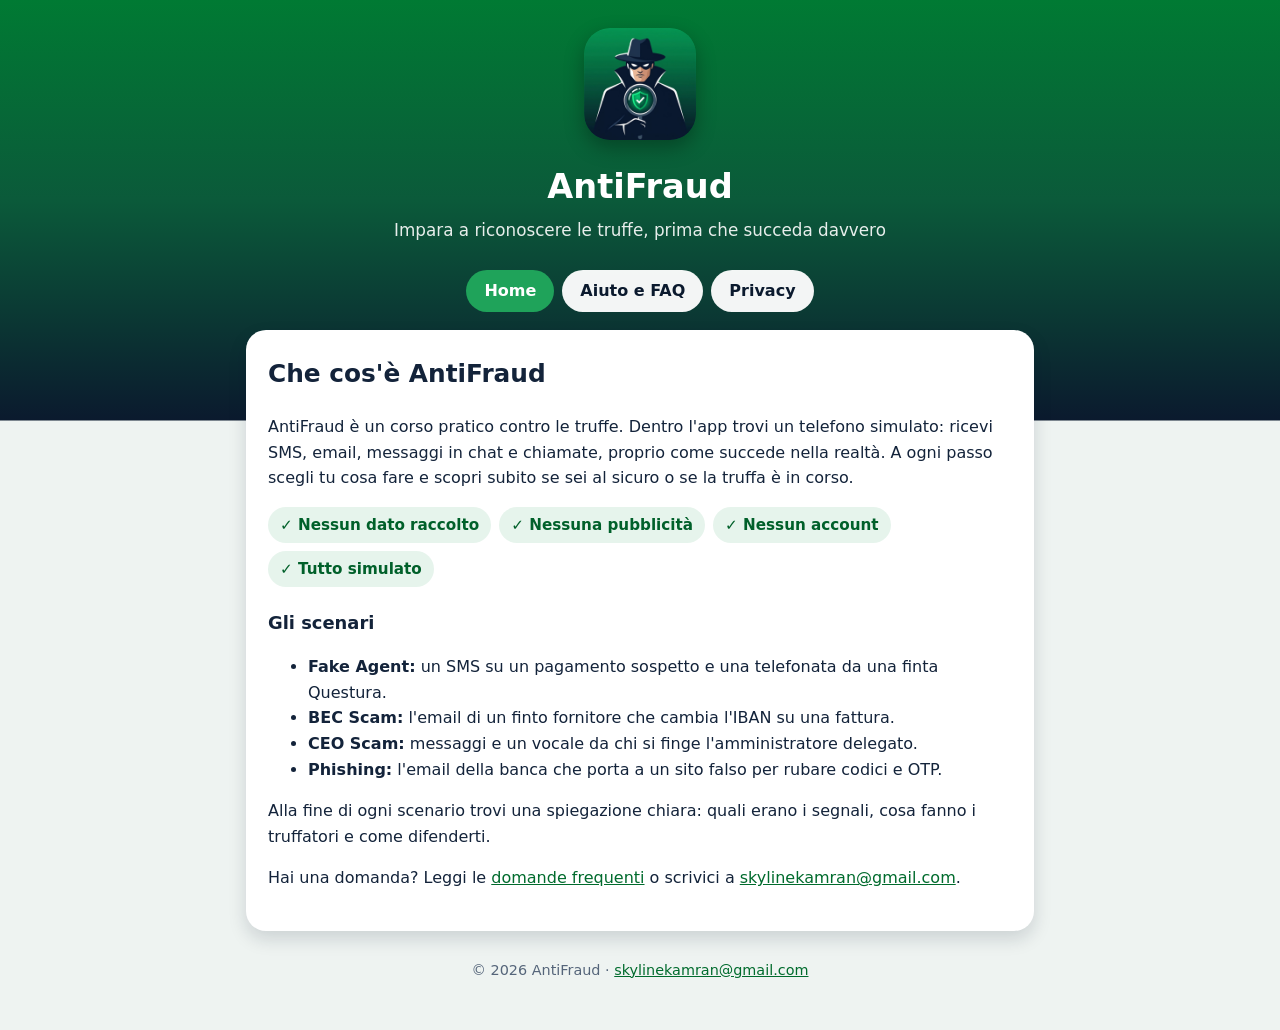
<file: index.html>
<!doctype html>
<html lang="it">
<head>
  <meta charset="utf-8">
  <meta name="viewport" content="width=device-width, initial-scale=1">
  <title>AntiFraud</title>
  <meta name="description" content="AntiFraud: un corso pratico per imparare a riconoscere le truffe via SMS, email, chat e telefono. Nessun dato raccolto.">
  <link rel="icon" href="logo.png">
  <link rel="stylesheet" href="style.css">
</head>
<body>
  <div class="wrap">
    <header>
      <img src="logo.png" alt="">
      <h1>AntiFraud</h1>
      <p>Impara a riconoscere le truffe, prima che succeda davvero</p>
    </header>
    <nav>
      <a href="index.html" aria-current="page">Home</a>
      <a href="support.html">Aiuto e FAQ</a>
      <a href="privacy.html">Privacy</a>
    </nav>

    <section class="card">
      <h2>Che cos'è AntiFraud</h2>
      <p>AntiFraud è un corso pratico contro le truffe. Dentro l'app trovi un telefono simulato: ricevi SMS, email, messaggi in chat e chiamate, proprio come succede nella realtà. A ogni passo scegli tu cosa fare e scopri subito se sei al sicuro o se la truffa è in corso.</p>
      <ul class="badges">
        <li>✓ Nessun dato raccolto</li>
        <li>✓ Nessuna pubblicità</li>
        <li>✓ Nessun account</li>
        <li>✓ Tutto simulato</li>
      </ul>
      <h3>Gli scenari</h3>
      <ul>
        <li><strong>Fake Agent:</strong> un SMS su un pagamento sospetto e una telefonata da una finta Questura.</li>
        <li><strong>BEC Scam:</strong> l'email di un finto fornitore che cambia l'IBAN su una fattura.</li>
        <li><strong>CEO Scam:</strong> messaggi e un vocale da chi si finge l'amministratore delegato.</li>
        <li><strong>Phishing:</strong> l'email della banca che porta a un sito falso per rubare codici e OTP.</li>
      </ul>
      <p>Alla fine di ogni scenario trovi una spiegazione chiara: quali erano i segnali, cosa fanno i truffatori e come difenderti.</p>
      <p>Hai una domanda? Leggi le <a href="support.html">domande frequenti</a> o scrivici a <a href="mailto:skylinekamran@gmail.com">skylinekamran@gmail.com</a>.</p>
    </section>

    <footer>© 2026 AntiFraud · <a href="mailto:skylinekamran@gmail.com">skylinekamran@gmail.com</a></footer>
  </div>
</body>
</html>
</file>
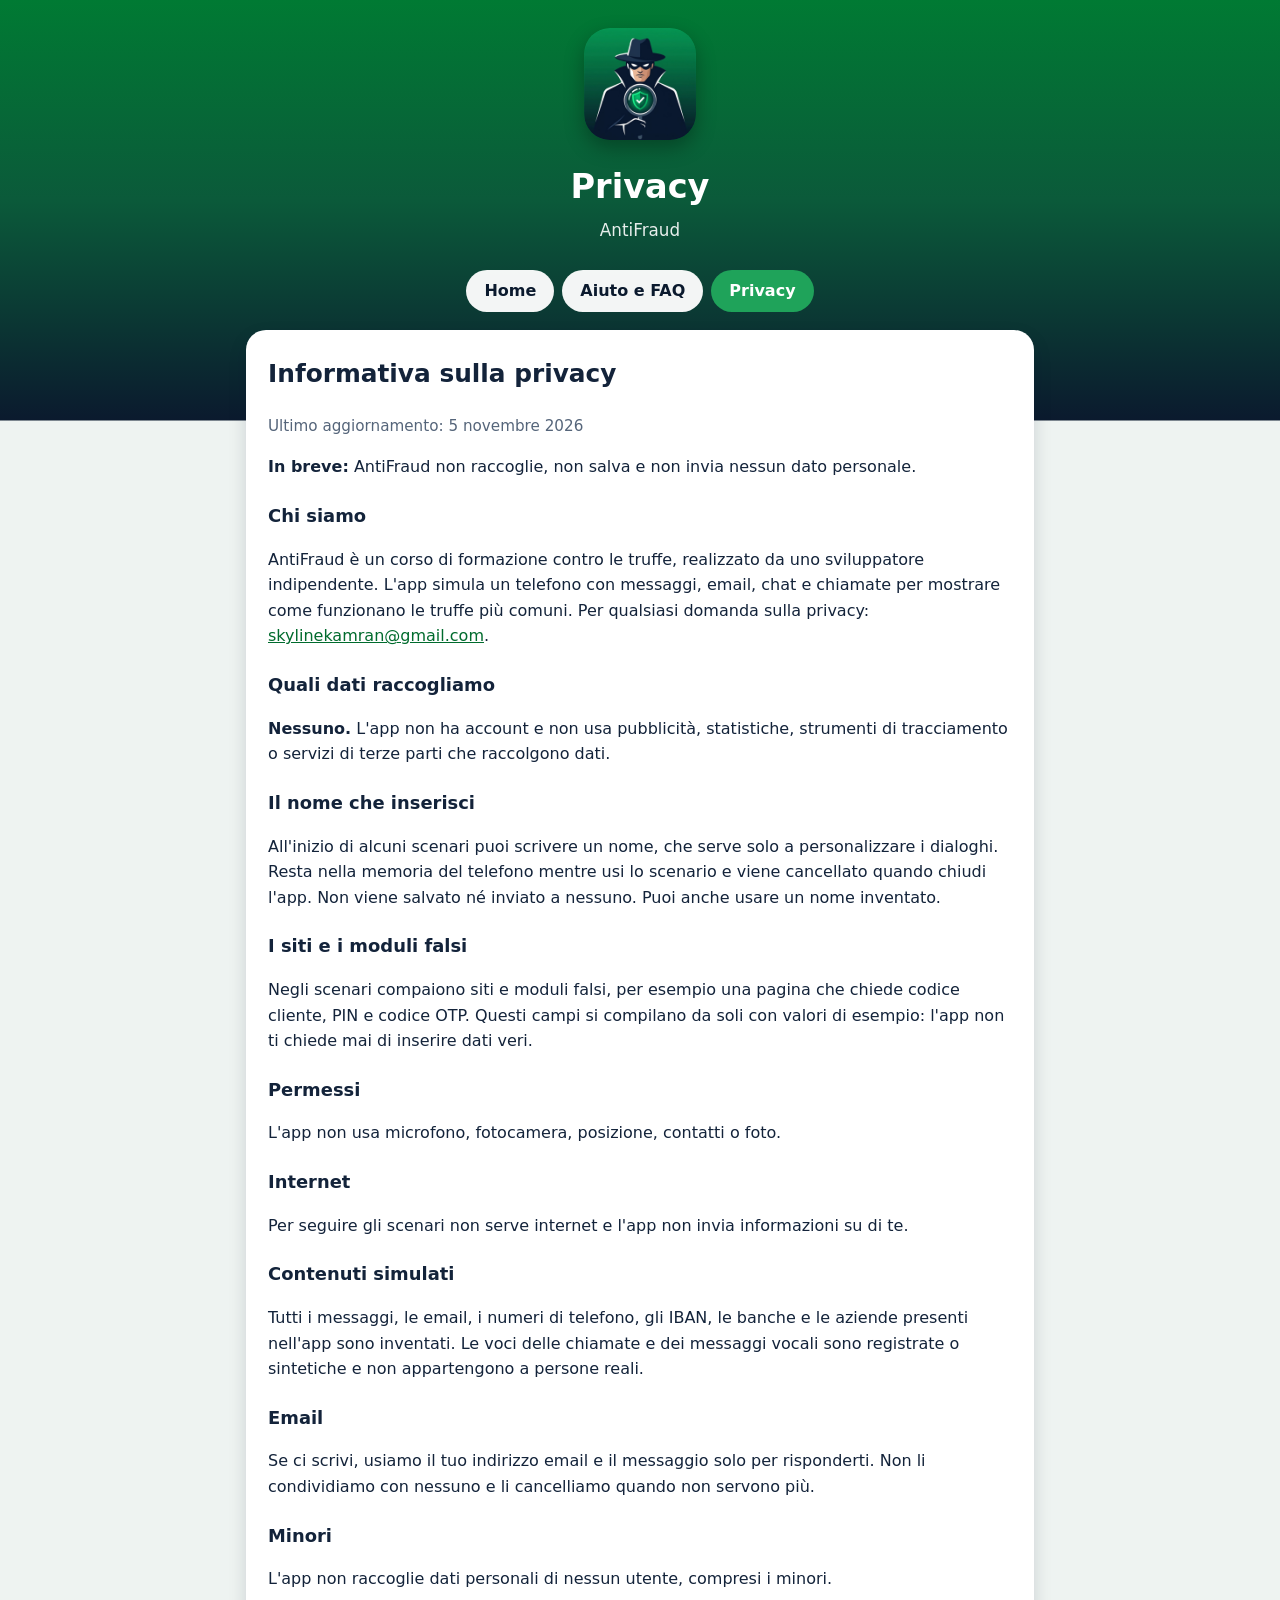
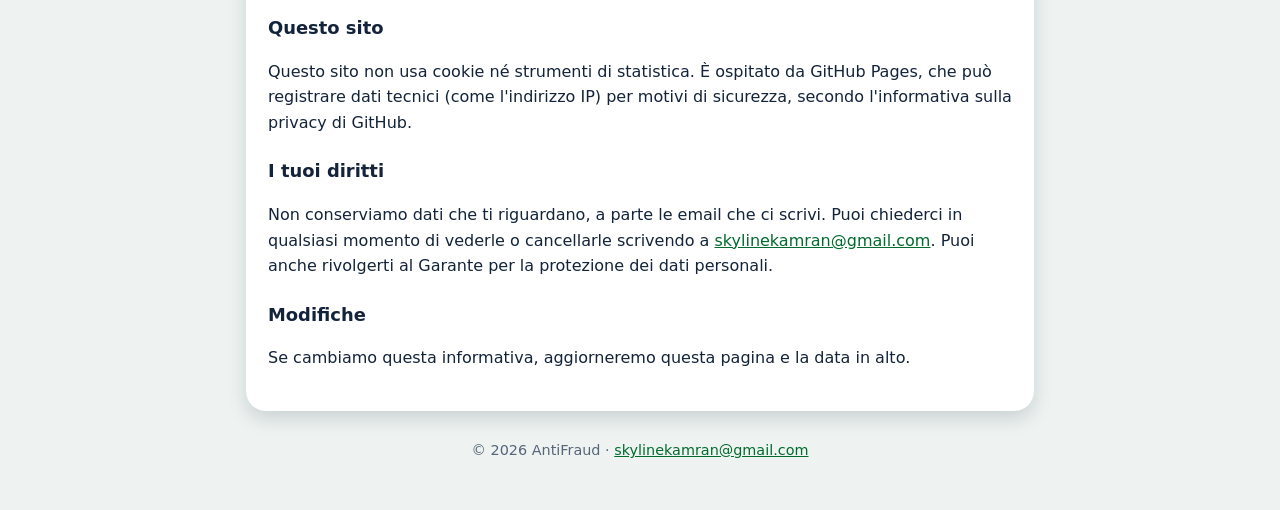
<file: privacy.html>
<!doctype html>
<html lang="it">
<head>
  <meta charset="utf-8">
  <meta name="viewport" content="width=device-width, initial-scale=1">
  <title>AntiFraud Privacy</title>
  <meta name="description" content="Informativa sulla privacy di AntiFraud.">
  <link rel="icon" href="logo.png">
  <link rel="stylesheet" href="style.css">
</head>
<body>
  <div class="wrap">
    <header>
      <img src="logo.png" alt="">
      <h1>Privacy</h1>
      <p>AntiFraud</p>
    </header>
    <nav>
      <a href="index.html">Home</a>
      <a href="support.html">Aiuto e FAQ</a>
      <a href="privacy.html" aria-current="page">Privacy</a>
    </nav>

    <section class="card">
      <h2>Informativa sulla privacy</h2>
      <p class="muted">Ultimo aggiornamento: 5 novembre 2026</p>
      <p><strong>In breve:</strong> AntiFraud non raccoglie, non salva e non invia nessun dato personale.</p>

      <h3>Chi siamo</h3>
      <p>AntiFraud è un corso di formazione contro le truffe, realizzato da uno sviluppatore indipendente. L'app simula un telefono con messaggi, email, chat e chiamate per mostrare come funzionano le truffe più comuni. Per qualsiasi domanda sulla privacy: <a href="mailto:skylinekamran@gmail.com">skylinekamran@gmail.com</a>.</p>

      <h3>Quali dati raccogliamo</h3>
      <p><strong>Nessuno.</strong> L'app non ha account e non usa pubblicità, statistiche, strumenti di tracciamento o servizi di terze parti che raccolgono dati.</p>

      <h3>Il nome che inserisci</h3>
      <p>All'inizio di alcuni scenari puoi scrivere un nome, che serve solo a personalizzare i dialoghi. Resta nella memoria del telefono mentre usi lo scenario e viene cancellato quando chiudi l'app. Non viene salvato né inviato a nessuno. Puoi anche usare un nome inventato.</p>

      <h3>I siti e i moduli falsi</h3>
      <p>Negli scenari compaiono siti e moduli falsi, per esempio una pagina che chiede codice cliente, PIN e codice OTP. Questi campi si compilano da soli con valori di esempio: l'app non ti chiede mai di inserire dati veri.</p>

      <h3>Permessi</h3>
      <p>L'app non usa microfono, fotocamera, posizione, contatti o foto.</p>

      <h3>Internet</h3>
      <p>Per seguire gli scenari non serve internet e l'app non invia informazioni su di te.</p>

      <h3>Contenuti simulati</h3>
      <p>Tutti i messaggi, le email, i numeri di telefono, gli IBAN, le banche e le aziende presenti nell'app sono inventati. Le voci delle chiamate e dei messaggi vocali sono registrate o sintetiche e non appartengono a persone reali.</p>

      <h3>Email</h3>
      <p>Se ci scrivi, usiamo il tuo indirizzo email e il messaggio solo per risponderti. Non li condividiamo con nessuno e li cancelliamo quando non servono più.</p>

      <h3>Minori</h3>
      <p>L'app non raccoglie dati personali di nessun utente, compresi i minori.</p>

      <h3>Questo sito</h3>
      <p>Questo sito non usa cookie né strumenti di statistica. È ospitato da GitHub Pages, che può registrare dati tecnici (come l'indirizzo IP) per motivi di sicurezza, secondo l'informativa sulla privacy di GitHub.</p>

      <h3>I tuoi diritti</h3>
      <p>Non conserviamo dati che ti riguardano, a parte le email che ci scrivi. Puoi chiederci in qualsiasi momento di vederle o cancellarle scrivendo a <a href="mailto:skylinekamran@gmail.com">skylinekamran@gmail.com</a>. Puoi anche rivolgerti al Garante per la protezione dei dati personali.</p>

      <h3>Modifiche</h3>
      <p>Se cambiamo questa informativa, aggiorneremo questa pagina e la data in alto.</p>
    </section>

    <footer>© 2026 AntiFraud · <a href="mailto:skylinekamran@gmail.com">skylinekamran@gmail.com</a></footer>
  </div>
</body>
</html>
</file>
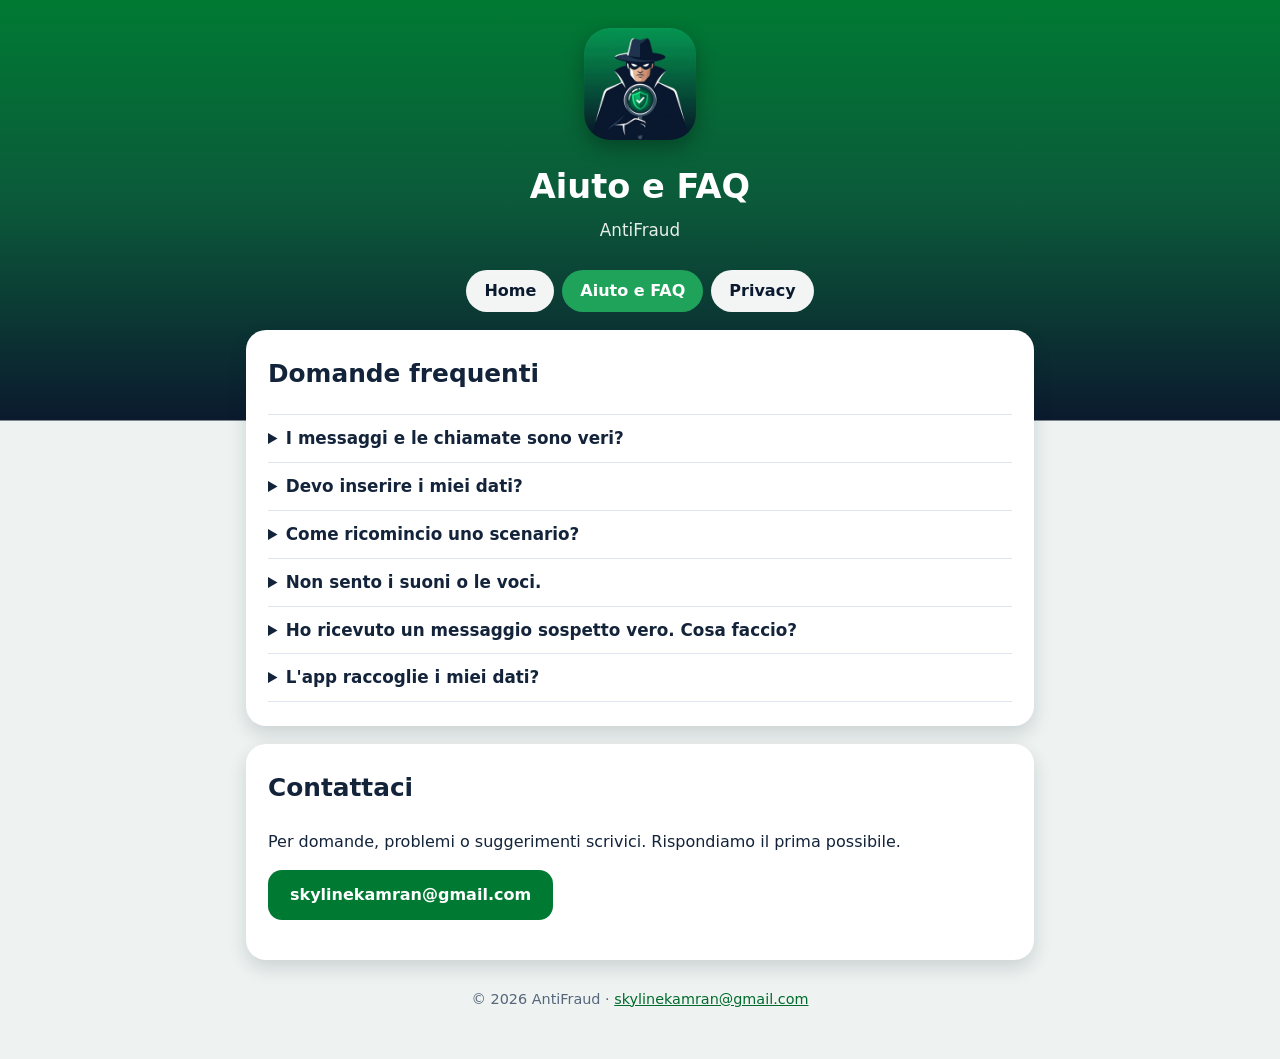
<file: support.html>
<!doctype html>
<html lang="it">
<head>
  <meta charset="utf-8">
  <meta name="viewport" content="width=device-width, initial-scale=1">
  <title>AntiFraud Aiuto</title>
  <meta name="description" content="Aiuto e domande frequenti su AntiFraud.">
  <link rel="icon" href="logo.png">
  <link rel="stylesheet" href="style.css">
</head>
<body>
  <div class="wrap">
    <header>
      <img src="logo.png" alt="">
      <h1>Aiuto e FAQ</h1>
      <p>AntiFraud</p>
    </header>
    <nav>
      <a href="index.html">Home</a>
      <a href="support.html" aria-current="page">Aiuto e FAQ</a>
      <a href="privacy.html">Privacy</a>
    </nav>

    <section class="card">
      <h2>Domande frequenti</h2>
      <details>
        <summary>I messaggi e le chiamate sono veri?</summary>
        <p>No. Tutto ciò che vedi nell'app è simulato: numeri, IBAN, banche, aziende e persone sono inventati. Le truffe però sono ispirate a casi reali, così impari a riconoscerle.</p>
      </details>
      <details>
        <summary>Devo inserire i miei dati?</summary>
        <p>No, mai. Nei siti falsi i campi si compilano da soli con valori di esempio quando li tocchi. Il nome chiesto all'inizio di alcuni scenari serve solo per i dialoghi e puoi inventarlo.</p>
      </details>
      <details>
        <summary>Come ricomincio uno scenario?</summary>
        <p>Alla fine di ogni scenario tocca "Ripeti lo scenario". In qualsiasi momento puoi tornare alla lista con "‹ Menu" in alto a sinistra.</p>
      </details>
      <details>
        <summary>Non sento i suoni o le voci.</summary>
        <p>Controlla il volume del telefono e che la modalità silenziosa sia disattivata: su iPhone, l'interruttore laterale non deve mostrare l'arancione.</p>
      </details>
      <details>
        <summary>Ho ricevuto un messaggio sospetto vero. Cosa faccio?</summary>
        <p>Non cliccare sui link e non chiamare i numeri indicati nel messaggio. Contatta la tua banca usando l'app ufficiale o il numero sul retro della carta. Se pensi di aver subito una truffa, chiama subito la banca per bloccare carte e bonifici e fai denuncia alla Polizia Postale (commissariatodips.it) o chiama il 112.</p>
      </details>
      <details>
        <summary>L'app raccoglie i miei dati?</summary>
        <p>No. Leggi l'<a href="privacy.html">informativa sulla privacy</a>.</p>
      </details>
    </section>

    <section class="card">
      <h2>Contattaci</h2>
      <p>Per domande, problemi o suggerimenti scrivici. Rispondiamo il prima possibile.</p>
      <p><a class="email" href="mailto:skylinekamran@gmail.com">skylinekamran@gmail.com</a></p>
    </section>

    <footer>© 2026 AntiFraud · <a href="mailto:skylinekamran@gmail.com">skylinekamran@gmail.com</a></footer>
  </div>
</body>
</html>
</file>
<file: style.css>
/* AntiFraud website: home, privacy policy and support. No external fonts, scripts or trackers. */
:root {
  --navy: #0b1a2e;
  --green: #007a33;
  --green-light: #1fa35a;
  --text: #13233a;
  --soft: #55657a;
  --card: #ffffff;
  --line: #dde5ee;
  --link: #006b2d;
  --badge-bg: #e6f4ec;
  --badge-text: #00602a;
  --page: #eef3f1;
  --bg: linear-gradient(180deg, #007a33 0%, #0b5a3a 200px, #0b1a2e 420px, var(--page) 421px);
}
@media (prefers-color-scheme: dark) {
  :root {
    --text: #e8eef6;
    --soft: #a7b4c4;
    --card: #15253b;
    --line: #2a3d57;
    --link: #5fd394;
    --badge-bg: #173b2a;
    --badge-text: #8de0b4;
    --page: #0b1420;
    --bg: linear-gradient(180deg, #006a2c 0%, #0b4a32 200px, #0b1a2e 420px, var(--page) 421px);
  }
}
* { box-sizing: border-box; }
html { -webkit-text-size-adjust: 100%; }
body {
  margin: 0;
  font-family: "Segoe UI", system-ui, -apple-system, Roboto, sans-serif;
  color: var(--text);
  background: var(--bg);
  background-color: var(--page);
  min-height: 100vh;
  line-height: 1.6;
}
a { color: var(--link); }
.wrap { max-width: 820px; margin: 0 auto; padding: 0 16px 48px; }
header { text-align: center; padding: 28px 0 8px; color: #fff; }
header img { width: 112px; height: 112px; border-radius: 26px; box-shadow: 0 8px 20px rgba(0, 0, 0, 0.3); }
header h1 { margin: 12px 0 0; font-size: 2.1rem; }
header p { margin: 4px 0 0; font-size: 1.05rem; opacity: 0.9; }
nav { display: flex; flex-wrap: wrap; gap: 8px; justify-content: center; margin: 18px 0 8px; }
nav a {
  background: rgba(255, 255, 255, 0.95);
  color: var(--navy);
  text-decoration: none;
  font-weight: 700;
  padding: 8px 18px;
  border-radius: 999px;
}
nav a[aria-current="page"] { background: var(--green-light); color: #fff; }
.card {
  background: var(--card);
  border-radius: 20px;
  padding: 24px 22px;
  margin: 18px 0;
  box-shadow: 0 8px 18px rgba(11, 26, 46, 0.15);
  overflow-wrap: anywhere;
}
.card h2 { margin-top: 0; font-size: 1.55rem; }
.card h3 { margin: 22px 0 4px; font-size: 1.12rem; }
.muted { color: var(--soft); font-size: 0.95rem; }
.badges { display: flex; flex-wrap: wrap; gap: 8px; margin: 12px 0; padding: 0; list-style: none; }
.badges li { background: var(--badge-bg); color: var(--badge-text); border-radius: 999px; padding: 6px 12px; font-weight: 700; font-size: 0.95rem; }
details { border-top: 1px solid var(--line); padding: 10px 0; }
details:last-of-type { border-bottom: 1px solid var(--line); }
summary { cursor: pointer; font-weight: 700; font-size: 1.05rem; }
details p { margin: 8px 0 4px; }
.email {
  display: inline-block;
  background: var(--green);
  color: #fff;
  font-weight: 800;
  text-decoration: none;
  padding: 12px 22px;
  border-radius: 14px;
}
footer { text-align: center; color: var(--soft); font-size: 0.9rem; margin-top: 28px; }
@media (max-width: 480px) {
  header h1 { font-size: 1.8rem; }
  .card { padding: 20px 16px; border-radius: 16px; }
}
</file>
